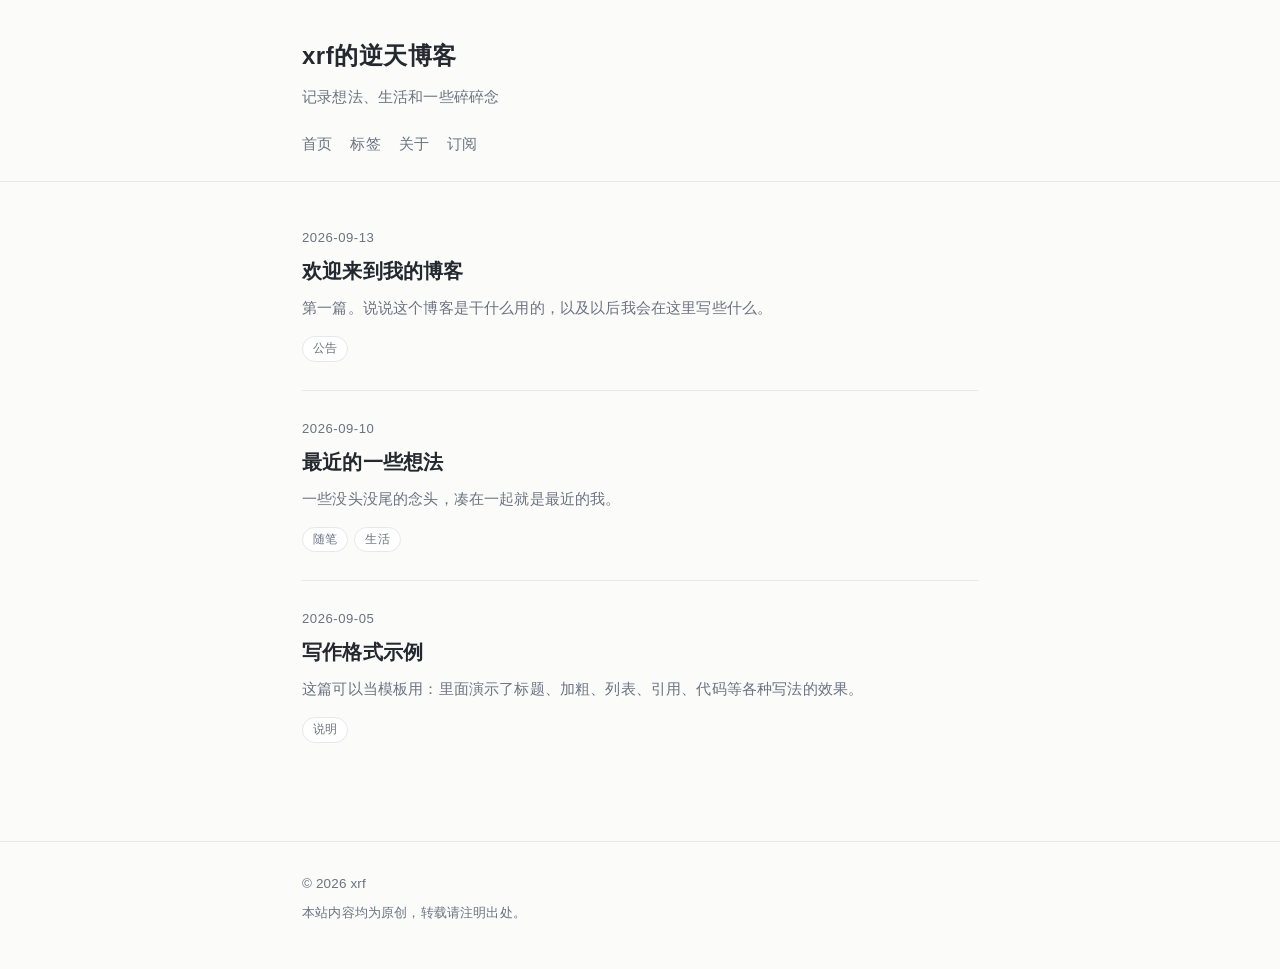
<file: docs/index.html>
<!DOCTYPE html>
<html lang="zh-CN">
<head>
<meta charset="utf-8">
<meta name="viewport" content="width=device-width, initial-scale=1">
<title>xrf的逆天博客</title>
<meta name="description" content="记录想法、生活和一些碎碎念">
<link rel="canonical" href="https://xiaoruifan.xyz/index.html">
<link rel="stylesheet" href="style.css">
<link rel="alternate" type="application/rss+xml" title="xrf的逆天博客" href="feed.xml">
</head>
<body>
<header class="site-header">
  <div class="wrap">
    <a class="site-title" href="index.html">xrf的逆天博客</a>
    <p class="site-sub">记录想法、生活和一些碎碎念</p>
    <nav class="site-nav"><a href="index.html">首页</a><a href="tags.html">标签</a><a href="about.html">关于</a><a href="feed.xml">订阅</a></nav>
  </div>
</header>
<main class="wrap">
<div class="post-list">
  <article class="post-item">
    <time class="post-date" datetime="2026-09-13">2026-09-13</time>
    <h2 class="post-title"><a href="posts/2026-09-13-%E6%AC%A2%E8%BF%8E%E6%9D%A5%E5%88%B0%E6%88%91%E7%9A%84%E5%8D%9A%E5%AE%A2.html">欢迎来到我的博客</a></h2>
    <p class="post-summary">第一篇。说说这个博客是干什么用的，以及以后我会在这里写些什么。</p>
    <p class="post-tags"><span class="tags"><a class="tag" href="tags.html#%E5%85%AC%E5%91%8A">公告</a></span></p>
  </article>
  <article class="post-item">
    <time class="post-date" datetime="2026-09-10">2026-09-10</time>
    <h2 class="post-title"><a href="posts/2026-09-10-%E6%9C%80%E8%BF%91%E7%9A%84%E4%B8%80%E4%BA%9B%E6%83%B3%E6%B3%95.html">最近的一些想法</a></h2>
    <p class="post-summary">一些没头没尾的念头，凑在一起就是最近的我。</p>
    <p class="post-tags"><span class="tags"><a class="tag" href="tags.html#%E9%9A%8F%E7%AC%94">随笔</a><a class="tag" href="tags.html#%E7%94%9F%E6%B4%BB">生活</a></span></p>
  </article>
  <article class="post-item">
    <time class="post-date" datetime="2026-09-05">2026-09-05</time>
    <h2 class="post-title"><a href="posts/2026-09-05-%E5%86%99%E4%BD%9C%E6%A0%BC%E5%BC%8F%E7%A4%BA%E4%BE%8B.html">写作格式示例</a></h2>
    <p class="post-summary">这篇可以当模板用：里面演示了标题、加粗、列表、引用、代码等各种写法的效果。</p>
    <p class="post-tags"><span class="tags"><a class="tag" href="tags.html#%E8%AF%B4%E6%98%8E">说明</a></span></p>
  </article>
</div>

</main>
<footer class="site-footer">
  <div class="wrap">
    <p>© 2026 xrf</p>
    <p>本站内容均为原创，转载请注明出处。</p>
  </div>
</footer>
</body>
</html>
</file>
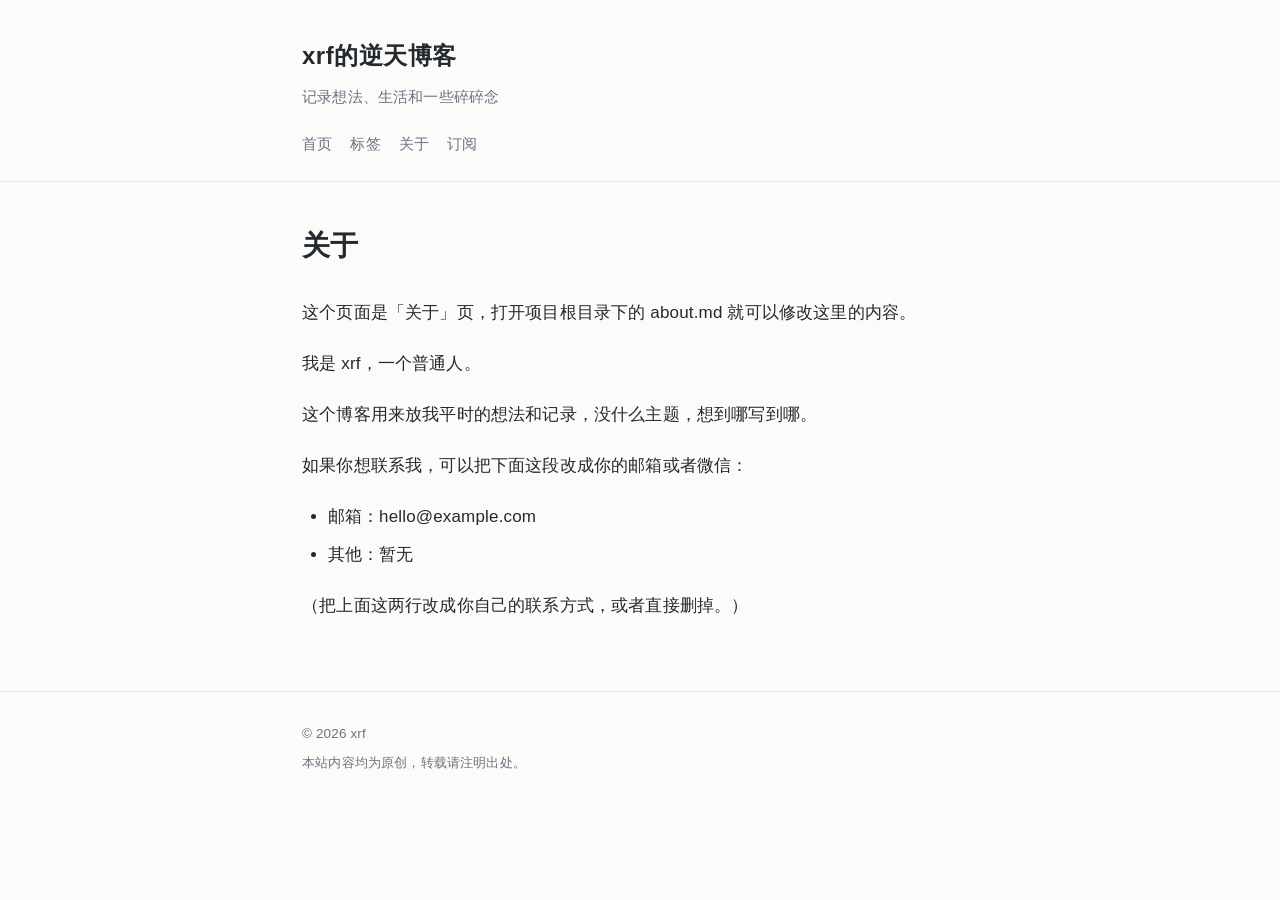
<file: docs/about.html>
<!DOCTYPE html>
<html lang="zh-CN">
<head>
<meta charset="utf-8">
<meta name="viewport" content="width=device-width, initial-scale=1">
<title>关于 - xrf的逆天博客</title>
<meta name="description" content="记录想法、生活和一些碎碎念">
<link rel="canonical" href="https://xiaoruifan.xyz/about.html">
<link rel="stylesheet" href="style.css">
<link rel="alternate" type="application/rss+xml" title="xrf的逆天博客" href="feed.xml">
</head>
<body>
<header class="site-header">
  <div class="wrap">
    <a class="site-title" href="index.html">xrf的逆天博客</a>
    <p class="site-sub">记录想法、生活和一些碎碎念</p>
    <nav class="site-nav"><a href="index.html">首页</a><a href="tags.html">标签</a><a href="about.html">关于</a><a href="feed.xml">订阅</a></nav>
  </div>
</header>
<main class="wrap">
<article class="post">
  <header class="post-header">
    <h1 class="post-title">关于</h1>
  </header>
  <div class="post-body">
<p>这个页面是「关于」页，打开项目根目录下的 about.md 就可以修改这里的内容。</p>
<p>我是 xrf，一个普通人。</p>
<p>这个博客用来放我平时的想法和记录，没什么主题，想到哪写到哪。</p>
<p>如果你想联系我，可以把下面这段改成你的邮箱或者微信：</p>
<ul><li>邮箱：hello@example.com</li><li>其他：暂无</li></ul>
<p>（把上面这两行改成你自己的联系方式，或者直接删掉。）</p>
  </div>
</article>

</main>
<footer class="site-footer">
  <div class="wrap">
    <p>© 2026 xrf</p>
    <p>本站内容均为原创，转载请注明出处。</p>
  </div>
</footer>
</body>
</html>
</file>
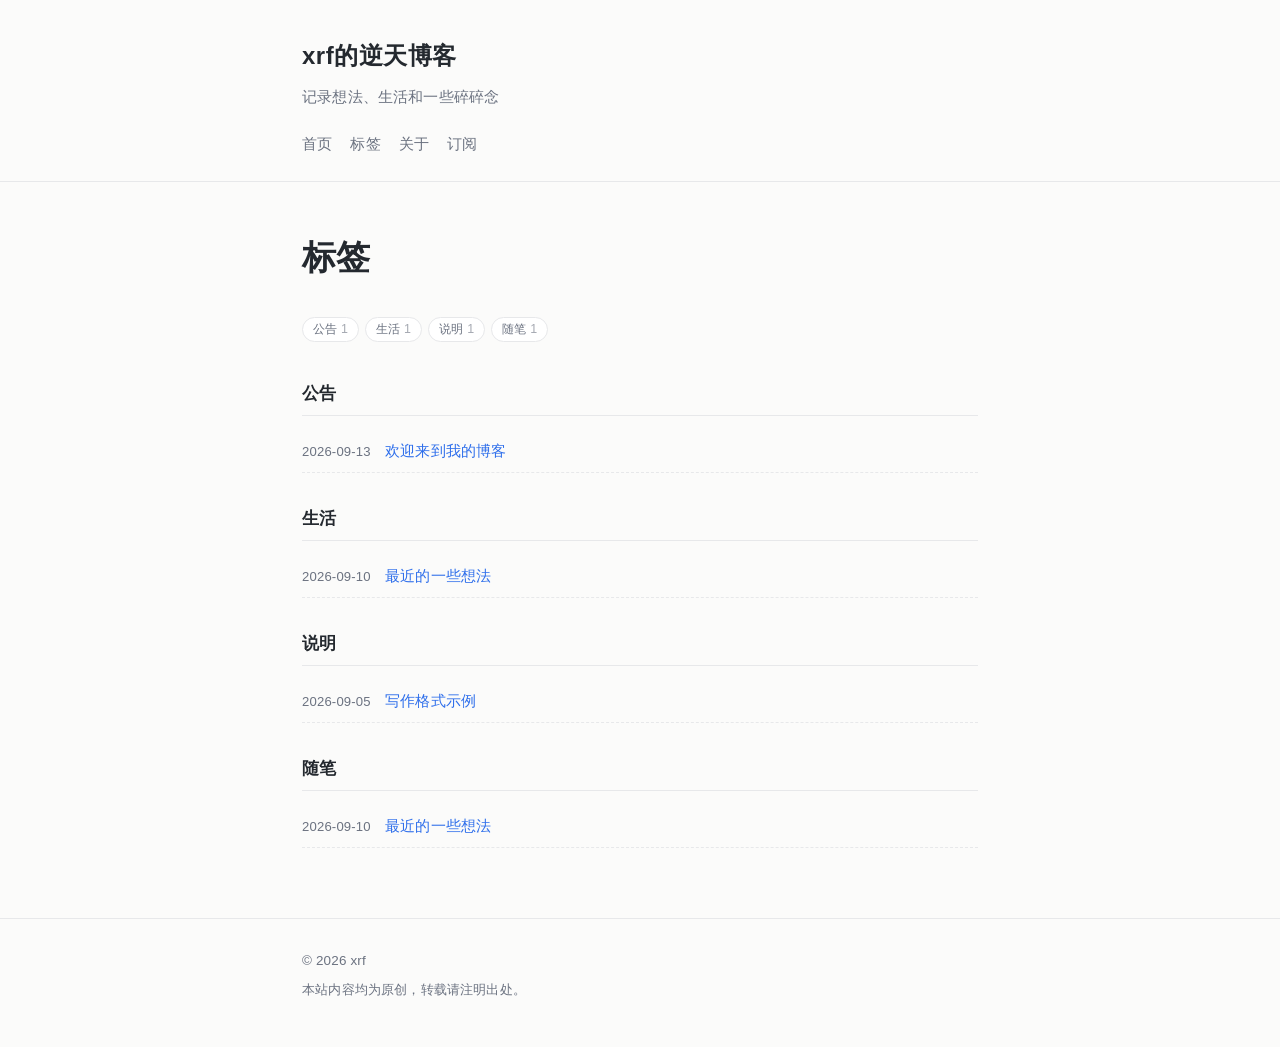
<file: docs/tags.html>
<!DOCTYPE html>
<html lang="zh-CN">
<head>
<meta charset="utf-8">
<meta name="viewport" content="width=device-width, initial-scale=1">
<title>标签 - xrf的逆天博客</title>
<meta name="description" content="记录想法、生活和一些碎碎念">
<link rel="canonical" href="https://xiaoruifan.xyz/tags.html">
<link rel="stylesheet" href="style.css">
<link rel="alternate" type="application/rss+xml" title="xrf的逆天博客" href="feed.xml">
</head>
<body>
<header class="site-header">
  <div class="wrap">
    <a class="site-title" href="index.html">xrf的逆天博客</a>
    <p class="site-sub">记录想法、生活和一些碎碎念</p>
    <nav class="site-nav"><a href="index.html">首页</a><a href="tags.html">标签</a><a href="about.html">关于</a><a href="feed.xml">订阅</a></nav>
  </div>
</header>
<main class="wrap">
<h1>标签</h1>
<p class="tag-cloud"><a class="tag" href="#%E5%85%AC%E5%91%8A">公告 <span class="tag-count">1</span></a><a class="tag" href="#%E7%94%9F%E6%B4%BB">生活 <span class="tag-count">1</span></a><a class="tag" href="#%E8%AF%B4%E6%98%8E">说明 <span class="tag-count">1</span></a><a class="tag" href="#%E9%9A%8F%E7%AC%94">随笔 <span class="tag-count">1</span></a></p>
<section class="tag-section" id="公告">
  <h2>公告</h2>
  <ul class="plain-list">
    <li><time>2026-09-13</time> <a href="posts/2026-09-13-%E6%AC%A2%E8%BF%8E%E6%9D%A5%E5%88%B0%E6%88%91%E7%9A%84%E5%8D%9A%E5%AE%A2.html">欢迎来到我的博客</a></li>
  </ul>
</section>
<section class="tag-section" id="生活">
  <h2>生活</h2>
  <ul class="plain-list">
    <li><time>2026-09-10</time> <a href="posts/2026-09-10-%E6%9C%80%E8%BF%91%E7%9A%84%E4%B8%80%E4%BA%9B%E6%83%B3%E6%B3%95.html">最近的一些想法</a></li>
  </ul>
</section>
<section class="tag-section" id="说明">
  <h2>说明</h2>
  <ul class="plain-list">
    <li><time>2026-09-05</time> <a href="posts/2026-09-05-%E5%86%99%E4%BD%9C%E6%A0%BC%E5%BC%8F%E7%A4%BA%E4%BE%8B.html">写作格式示例</a></li>
  </ul>
</section>
<section class="tag-section" id="随笔">
  <h2>随笔</h2>
  <ul class="plain-list">
    <li><time>2026-09-10</time> <a href="posts/2026-09-10-%E6%9C%80%E8%BF%91%E7%9A%84%E4%B8%80%E4%BA%9B%E6%83%B3%E6%B3%95.html">最近的一些想法</a></li>
  </ul>
</section>
</main>
<footer class="site-footer">
  <div class="wrap">
    <p>© 2026 xrf</p>
    <p>本站内容均为原创，转载请注明出处。</p>
  </div>
</footer>
</body>
</html>
</file>
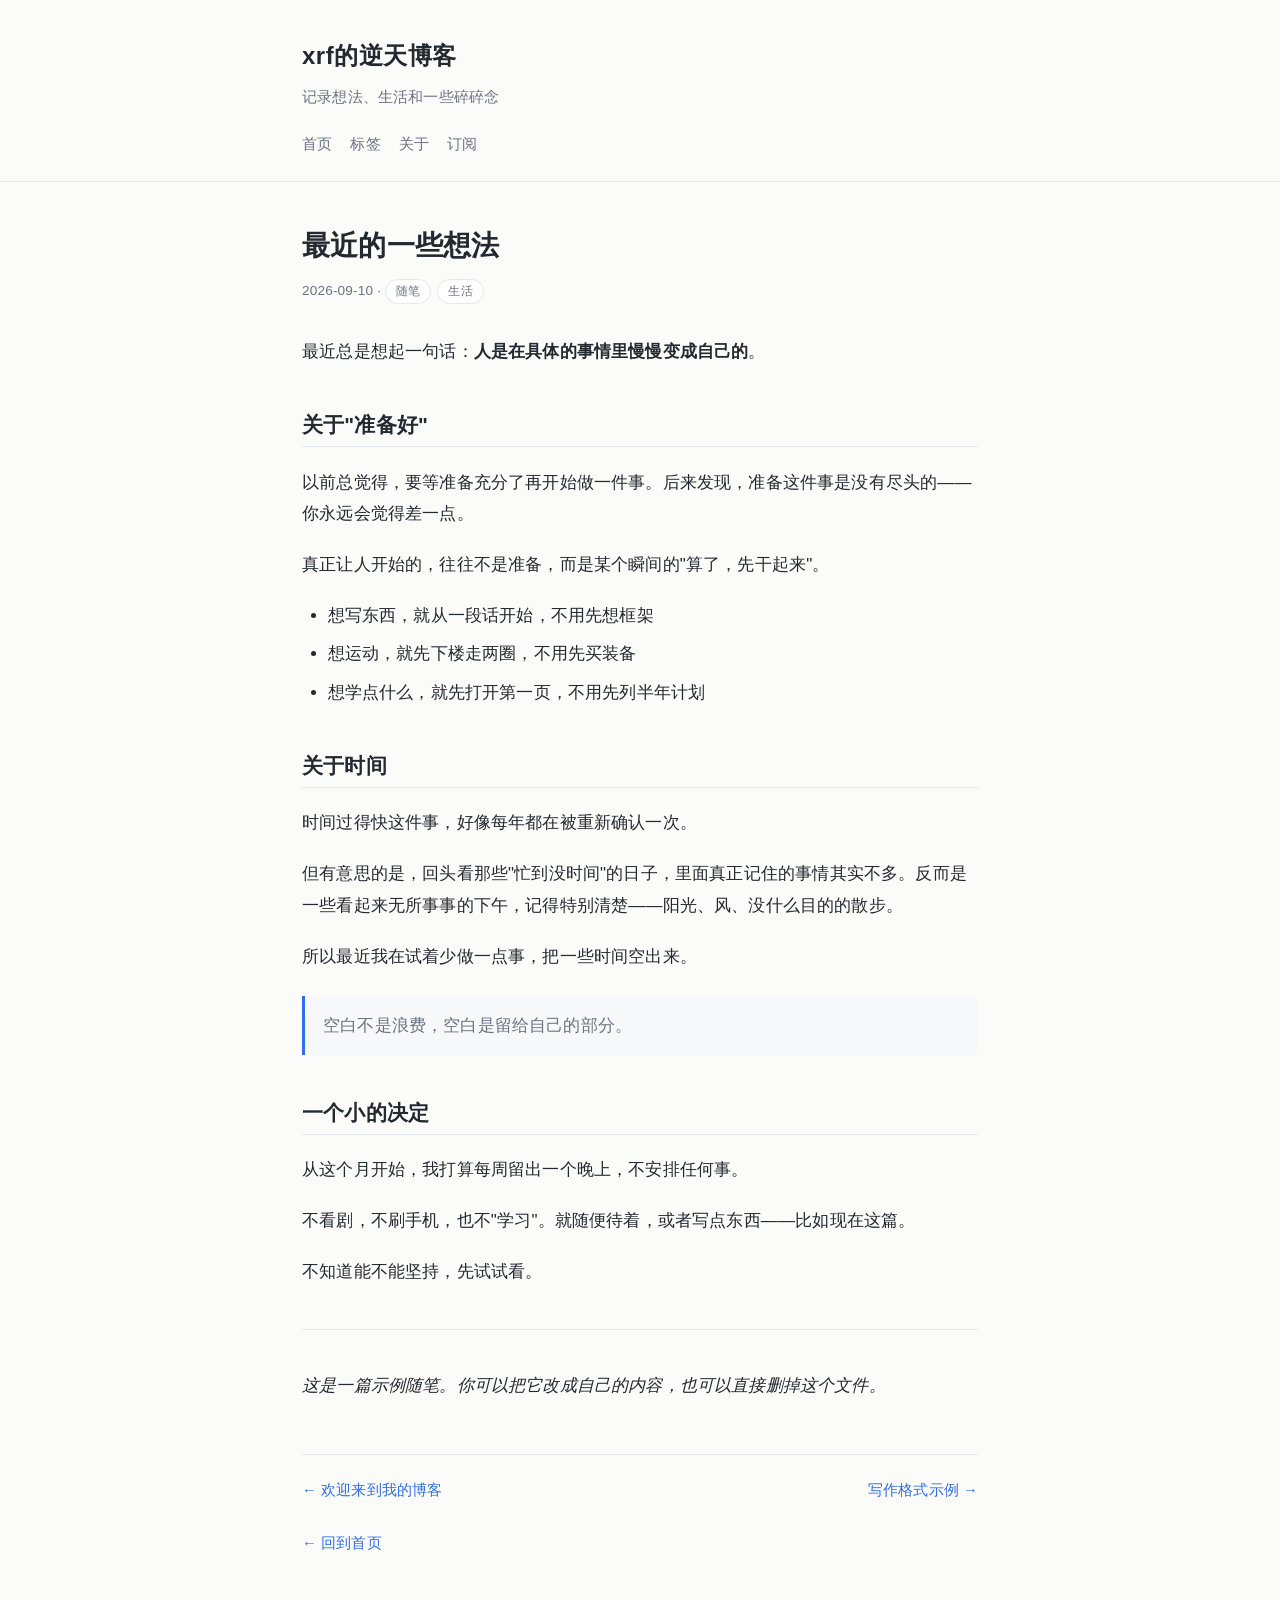
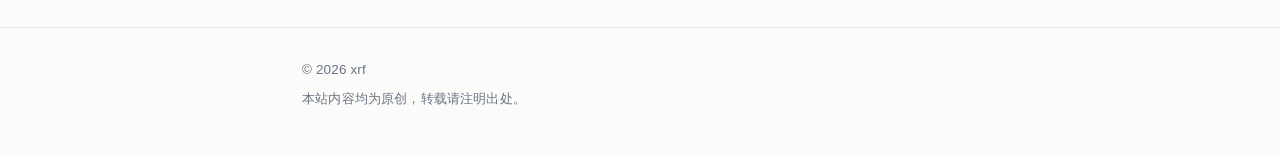
<file: docs/posts/2026-09-10-最近的一些想法.html>
<!DOCTYPE html>
<html lang="zh-CN">
<head>
<meta charset="utf-8">
<meta name="viewport" content="width=device-width, initial-scale=1">
<title>最近的一些想法 - xrf的逆天博客</title>
<meta name="description" content="一些没头没尾的念头，凑在一起就是最近的我。">
<link rel="canonical" href="https://xiaoruifan.xyz/posts/2026-09-10-%E6%9C%80%E8%BF%91%E7%9A%84%E4%B8%80%E4%BA%9B%E6%83%B3%E6%B3%95.html">
<link rel="stylesheet" href="../style.css">
<link rel="alternate" type="application/rss+xml" title="xrf的逆天博客" href="../feed.xml">
</head>
<body>
<header class="site-header">
  <div class="wrap">
    <a class="site-title" href="../index.html">xrf的逆天博客</a>
    <p class="site-sub">记录想法、生活和一些碎碎念</p>
    <nav class="site-nav"><a href="../index.html">首页</a><a href="../tags.html">标签</a><a href="../about.html">关于</a><a href="../feed.xml">订阅</a></nav>
  </div>
</header>
<main class="wrap">
<article class="post">
  <header class="post-header">
    <h1 class="post-title">最近的一些想法</h1>
    <p class="post-meta"><time datetime="2026-09-10">2026-09-10</time> · <span class="tags"><a class="tag" href="../tags.html#%E9%9A%8F%E7%AC%94">随笔</a><a class="tag" href="../tags.html#%E7%94%9F%E6%B4%BB">生活</a></span></p>
  </header>
  <div class="post-body">
<p>最近总是想起一句话：<strong>人是在具体的事情里慢慢变成自己的</strong>。</p>
<h2>关于&quot;准备好&quot;</h2>
<p>以前总觉得，要等准备充分了再开始做一件事。后来发现，准备这件事是没有尽头的——你永远会觉得差一点。</p>
<p>真正让人开始的，往往不是准备，而是某个瞬间的&quot;算了，先干起来&quot;。</p>
<ul><li>想写东西，就从一段话开始，不用先想框架</li><li>想运动，就先下楼走两圈，不用先买装备</li><li>想学点什么，就先打开第一页，不用先列半年计划</li></ul>
<h2>关于时间</h2>
<p>时间过得快这件事，好像每年都在被重新确认一次。</p>
<p>但有意思的是，回头看那些&quot;忙到没时间&quot;的日子，里面真正记住的事情其实不多。反而是一些看起来无所事事的下午，记得特别清楚——阳光、风、没什么目的的散步。</p>
<p>所以最近我在试着少做一点事，把一些时间空出来。</p>
<blockquote><p>空白不是浪费，空白是留给自己的部分。</p></blockquote>
<h2>一个小的决定</h2>
<p>从这个月开始，我打算每周留出一个晚上，不安排任何事。</p>
<p>不看剧，不刷手机，也不&quot;学习&quot;。就随便待着，或者写点东西——比如现在这篇。</p>
<p>不知道能不能坚持，先试试看。</p>
<hr>
<p><em>这是一篇示例随笔。你可以把它改成自己的内容，也可以直接删掉这个文件。</em></p>
  </div>
</article>
<nav class="post-nav"><a class="prev" href="2026-09-13-%E6%AC%A2%E8%BF%8E%E6%9D%A5%E5%88%B0%E6%88%91%E7%9A%84%E5%8D%9A%E5%AE%A2.html">← 欢迎来到我的博客</a><a class="next" href="2026-09-05-%E5%86%99%E4%BD%9C%E6%A0%BC%E5%BC%8F%E7%A4%BA%E4%BE%8B.html">写作格式示例 →</a></nav>
<p class="back-home"><a href="../index.html">← 回到首页</a></p>

</main>
<footer class="site-footer">
  <div class="wrap">
    <p>© 2026 xrf</p>
    <p>本站内容均为原创，转载请注明出处。</p>
  </div>
</footer>
</body>
</html>
</file>
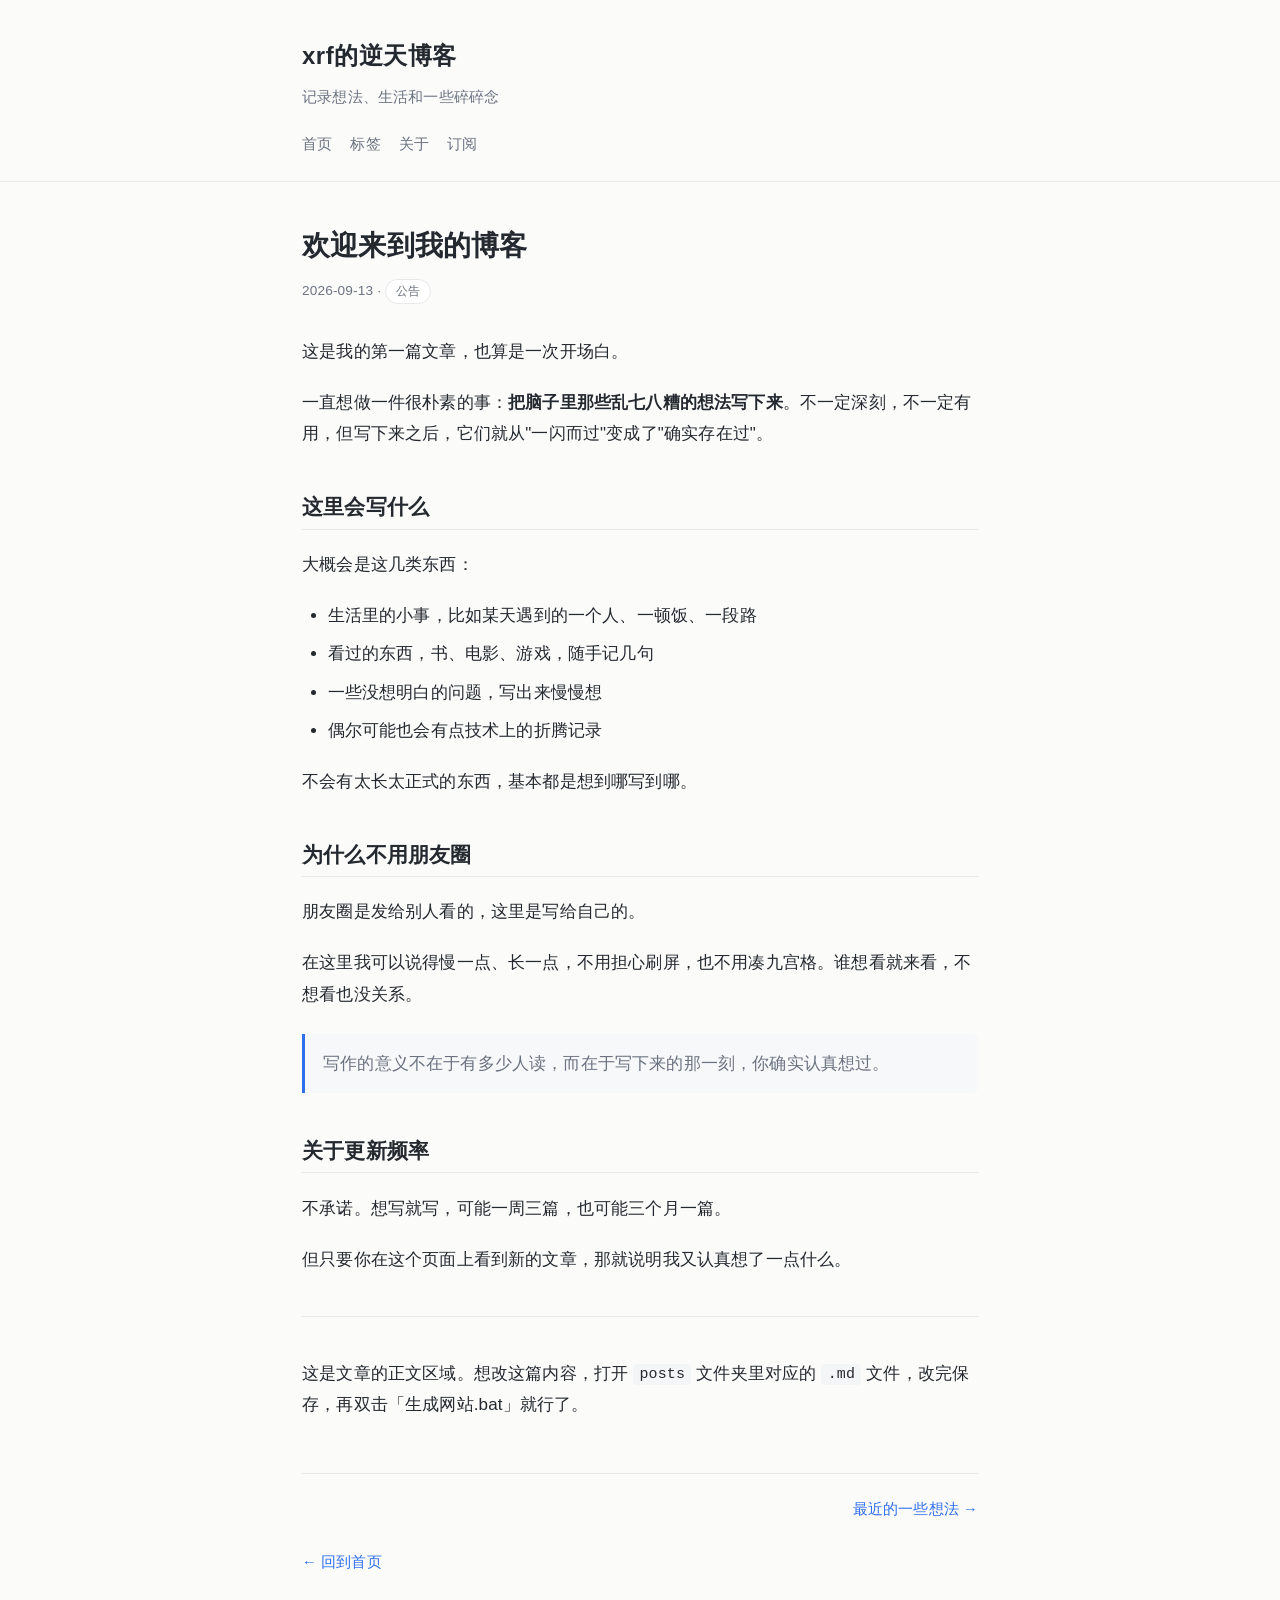
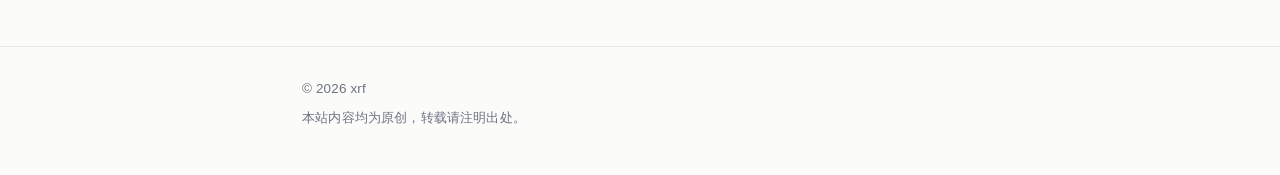
<file: docs/posts/2026-09-13-欢迎来到我的博客.html>
<!DOCTYPE html>
<html lang="zh-CN">
<head>
<meta charset="utf-8">
<meta name="viewport" content="width=device-width, initial-scale=1">
<title>欢迎来到我的博客 - xrf的逆天博客</title>
<meta name="description" content="第一篇。说说这个博客是干什么用的，以及以后我会在这里写些什么。">
<link rel="canonical" href="https://xiaoruifan.xyz/posts/2026-09-13-%E6%AC%A2%E8%BF%8E%E6%9D%A5%E5%88%B0%E6%88%91%E7%9A%84%E5%8D%9A%E5%AE%A2.html">
<link rel="stylesheet" href="../style.css">
<link rel="alternate" type="application/rss+xml" title="xrf的逆天博客" href="../feed.xml">
</head>
<body>
<header class="site-header">
  <div class="wrap">
    <a class="site-title" href="../index.html">xrf的逆天博客</a>
    <p class="site-sub">记录想法、生活和一些碎碎念</p>
    <nav class="site-nav"><a href="../index.html">首页</a><a href="../tags.html">标签</a><a href="../about.html">关于</a><a href="../feed.xml">订阅</a></nav>
  </div>
</header>
<main class="wrap">
<article class="post">
  <header class="post-header">
    <h1 class="post-title">欢迎来到我的博客</h1>
    <p class="post-meta"><time datetime="2026-09-13">2026-09-13</time> · <span class="tags"><a class="tag" href="../tags.html#%E5%85%AC%E5%91%8A">公告</a></span></p>
  </header>
  <div class="post-body">
<p>这是我的第一篇文章，也算是一次开场白。</p>
<p>一直想做一件很朴素的事：<strong>把脑子里那些乱七八糟的想法写下来</strong>。不一定深刻，不一定有用，但写下来之后，它们就从&quot;一闪而过&quot;变成了&quot;确实存在过&quot;。</p>
<h2>这里会写什么</h2>
<p>大概会是这几类东西：</p>
<ul><li>生活里的小事，比如某天遇到的一个人、一顿饭、一段路</li><li>看过的东西，书、电影、游戏，随手记几句</li><li>一些没想明白的问题，写出来慢慢想</li><li>偶尔可能也会有点技术上的折腾记录</li></ul>
<p>不会有太长太正式的东西，基本都是想到哪写到哪。</p>
<h2>为什么不用朋友圈</h2>
<p>朋友圈是发给别人看的，这里是写给自己的。</p>
<p>在这里我可以说得慢一点、长一点，不用担心刷屏，也不用凑九宫格。谁想看就来看，不想看也没关系。</p>
<blockquote><p>写作的意义不在于有多少人读，而在于写下来的那一刻，你确实认真想过。</p></blockquote>
<h2>关于更新频率</h2>
<p>不承诺。想写就写，可能一周三篇，也可能三个月一篇。</p>
<p>但只要你在这个页面上看到新的文章，那就说明我又认真想了一点什么。</p>
<hr>
<p>这是文章的正文区域。想改这篇内容，打开 <code>posts</code> 文件夹里对应的 <code>.md</code> 文件，改完保存，再双击「生成网站.bat」就行了。</p>
  </div>
</article>
<nav class="post-nav"><a class="next" href="2026-09-10-%E6%9C%80%E8%BF%91%E7%9A%84%E4%B8%80%E4%BA%9B%E6%83%B3%E6%B3%95.html">最近的一些想法 →</a></nav>
<p class="back-home"><a href="../index.html">← 回到首页</a></p>

</main>
<footer class="site-footer">
  <div class="wrap">
    <p>© 2026 xrf</p>
    <p>本站内容均为原创，转载请注明出处。</p>
  </div>
</footer>
</body>
</html>
</file>
<file: docs/style.css>
/* ============================================================
   博客样式
   ------------------------------------------------------------
   想换颜色？改下面 --accent 那一行的色号就行（比如 #e0523f）。
   想换字体大小？改 body 里的 font-size。
   ============================================================ */

:root {
  --bg: #fbfbfa;
  --fg: #24292f;
  --muted: #6b7280;
  --accent: #2f6feb;
  --border: #e7e8ea;
  --card: #ffffff;
  --code-bg: #f4f5f7;
  --quote-bg: #f7f8fa;
  --max: 720px;
  --font: -apple-system, BlinkMacSystemFont, "Segoe UI", "PingFang SC",
          "Hiragino Sans GB", "Microsoft YaHei", "Source Han Sans SC",
          "Noto Sans CJK SC", sans-serif;
  --mono: ui-monospace, SFMono-Regular, Menlo, Consolas, "Courier New", monospace;
}

@media (prefers-color-scheme: dark) {
  :root {
    --bg: #16181d;
    --fg: #e3e6ea;
    --muted: #98a1ae;
    --accent: #7aa7ff;
    --border: #2b2f36;
    --card: #1c1f25;
    --code-bg: #23272e;
    --quote-bg: #1f232a;
  }
}

* { box-sizing: border-box; }

html { -webkit-text-size-adjust: 100%; }

body {
  margin: 0;
  background: var(--bg);
  color: var(--fg);
  font-family: var(--font);
  font-size: 17px;
  line-height: 1.85;
  letter-spacing: 0.01em;
  word-wrap: break-word;
}

.wrap {
  max-width: var(--max);
  margin: 0 auto;
  padding: 0 22px;
}

a { color: var(--accent); text-decoration: none; }
a:hover { text-decoration: underline; }

/* ---------------- 顶部 ---------------- */

.site-header {
  border-bottom: 1px solid var(--border);
  padding: 34px 0 22px;
  margin-bottom: 44px;
}

.site-title {
  display: inline-block;
  font-size: 1.5rem;
  font-weight: 700;
  color: var(--fg);
  letter-spacing: 0.02em;
}
.site-title:hover { text-decoration: none; color: var(--accent); }

.site-sub {
  margin: 6px 0 0;
  color: var(--muted);
  font-size: 0.92rem;
}

.site-nav { margin-top: 16px; }

.site-nav a {
  display: inline-block;
  margin-right: 18px;
  color: var(--muted);
  font-size: 0.95rem;
}
.site-nav a:hover { color: var(--accent); }

/* ---------------- 首页文章列表 ---------------- */

.post-list { margin: 0 0 40px; }

.post-item {
  padding: 26px 0;
  border-bottom: 1px solid var(--border);
}
.post-item:first-child { padding-top: 0; }
.post-item:last-child { border-bottom: none; }

.post-date {
  display: block;
  color: var(--muted);
  font-size: 0.82rem;
  font-variant-numeric: tabular-nums;
  letter-spacing: 0.04em;
}

.post-item .post-title {
  margin: 6px 0 0;
  font-size: 1.28rem;
  line-height: 1.5;
}
.post-item .post-title a { color: var(--fg); }
.post-item .post-title a:hover { color: var(--accent); text-decoration: none; }

.post-summary {
  margin: 8px 0 0;
  color: var(--muted);
  font-size: 0.94rem;
  line-height: 1.75;
}

.post-tags { margin: 10px 0 0; }

/* ---------------- 标签 ---------------- */

.tags { display: inline; }

.tag {
  display: inline-block;
  padding: 1px 10px;
  margin: 2px 6px 2px 0;
  border: 1px solid var(--border);
  border-radius: 999px;
  background: var(--card);
  color: var(--muted);
  font-size: 0.78rem;
  line-height: 1.7;
}
.tag:hover { color: var(--accent); border-color: var(--accent); text-decoration: none; }

.tag-cloud { margin: 18px 0 34px; }
.tag-count { opacity: 0.6; }

.tag-section { margin-bottom: 30px; }
.tag-section h2 {
  font-size: 1.05rem;
  padding-bottom: 6px;
  border-bottom: 1px solid var(--border);
}

.plain-list { list-style: none; padding: 0; margin: 0; }
.plain-list li {
  padding: 7px 0;
  border-bottom: 1px dashed var(--border);
  font-size: 0.95rem;
}
.plain-list time {
  color: var(--muted);
  font-size: 0.82rem;
  font-variant-numeric: tabular-nums;
  margin-right: 10px;
}

/* ---------------- 文章正文 ---------------- */

.post-header { margin-bottom: 30px; }

.post-header .post-title {
  margin: 0 0 10px;
  font-size: 1.75rem;
  line-height: 1.45;
}

.post-meta {
  margin: 0;
  color: var(--muted);
  font-size: 0.85rem;
}

.post-body h1, .post-body h2, .post-body h3,
.post-body h4, .post-body h5, .post-body h6 {
  line-height: 1.5;
  margin: 2em 0 0.7em;
  font-weight: 700;
}
.post-body h2 {
  font-size: 1.3rem;
  padding-bottom: 6px;
  border-bottom: 1px solid var(--border);
}
.post-body h3 { font-size: 1.12rem; }
.post-body h4 { font-size: 1rem; }

.post-body p { margin: 1.15em 0; }

.post-body img {
  max-width: 100%;
  height: auto;
  border-radius: 8px;
  display: block;
  margin: 1.5em auto;
}

.post-body ul, .post-body ol { padding-left: 1.5em; margin: 1.1em 0; }
.post-body li { margin: 0.4em 0; }

.post-body blockquote {
  margin: 1.4em 0;
  padding: 2px 18px;
  border-left: 3px solid var(--accent);
  background: var(--quote-bg);
  border-radius: 0 6px 6px 0;
  color: var(--muted);
}
.post-body blockquote p { margin: 0.7em 0; }

.post-body code {
  font-family: var(--mono);
  font-size: 0.88em;
  background: var(--code-bg);
  padding: 0.15em 0.42em;
  border-radius: 4px;
}

.post-body pre {
  background: var(--code-bg);
  padding: 15px 17px;
  border-radius: 8px;
  overflow-x: auto;
  line-height: 1.65;
  font-size: 0.88rem;
  border: 1px solid var(--border);
}
.post-body pre code {
  background: none;
  padding: 0;
  font-size: inherit;
}

.post-body hr {
  border: none;
  border-top: 1px solid var(--border);
  margin: 2.4em 0;
}

.post-body table {
  width: 100%;
  border-collapse: collapse;
  margin: 1.4em 0;
  font-size: 0.92rem;
}
.post-body th, .post-body td {
  border: 1px solid var(--border);
  padding: 8px 12px;
  text-align: left;
}
.post-body th { background: var(--code-bg); }

/* ---------------- 上下篇 / 返回 ---------------- */

.post-nav {
  display: flex;
  justify-content: space-between;
  gap: 18px;
  margin: 52px 0 0;
  padding-top: 22px;
  border-top: 1px solid var(--border);
  font-size: 0.92rem;
}
.post-nav a { max-width: 48%; }
.post-nav .next { margin-left: auto; text-align: right; }

.back-home {
  margin: 26px 0 0;
  font-size: 0.92rem;
}

/* ---------------- 其他 ---------------- */

.empty, .not-found {
  color: var(--muted);
  text-align: center;
}
.not-found { padding: 60px 0; }
.not-found h1 { font-size: 3.4rem; margin: 0; color: var(--border); }

.site-footer {
  margin-top: 70px;
  padding: 26px 0 40px;
  border-top: 1px solid var(--border);
  color: var(--muted);
  font-size: 0.84rem;
}
.site-footer p { margin: 4px 0; }

/* ---------------- 手机 ---------------- */

@media (max-width: 560px) {
  body { font-size: 16px; }
  .wrap { padding: 0 18px; }
  .site-header { padding: 26px 0 18px; margin-bottom: 30px; }
  .site-title { font-size: 1.3rem; }
  .post-item { padding: 22px 0; }
  .post-item .post-title { font-size: 1.15rem; }
  .post-header .post-title { font-size: 1.4rem; }
  .post-nav { flex-direction: column; }
  .post-nav a { max-width: 100%; }
  .post-nav .next { margin-left: 0; text-align: left; }
}
</file>
